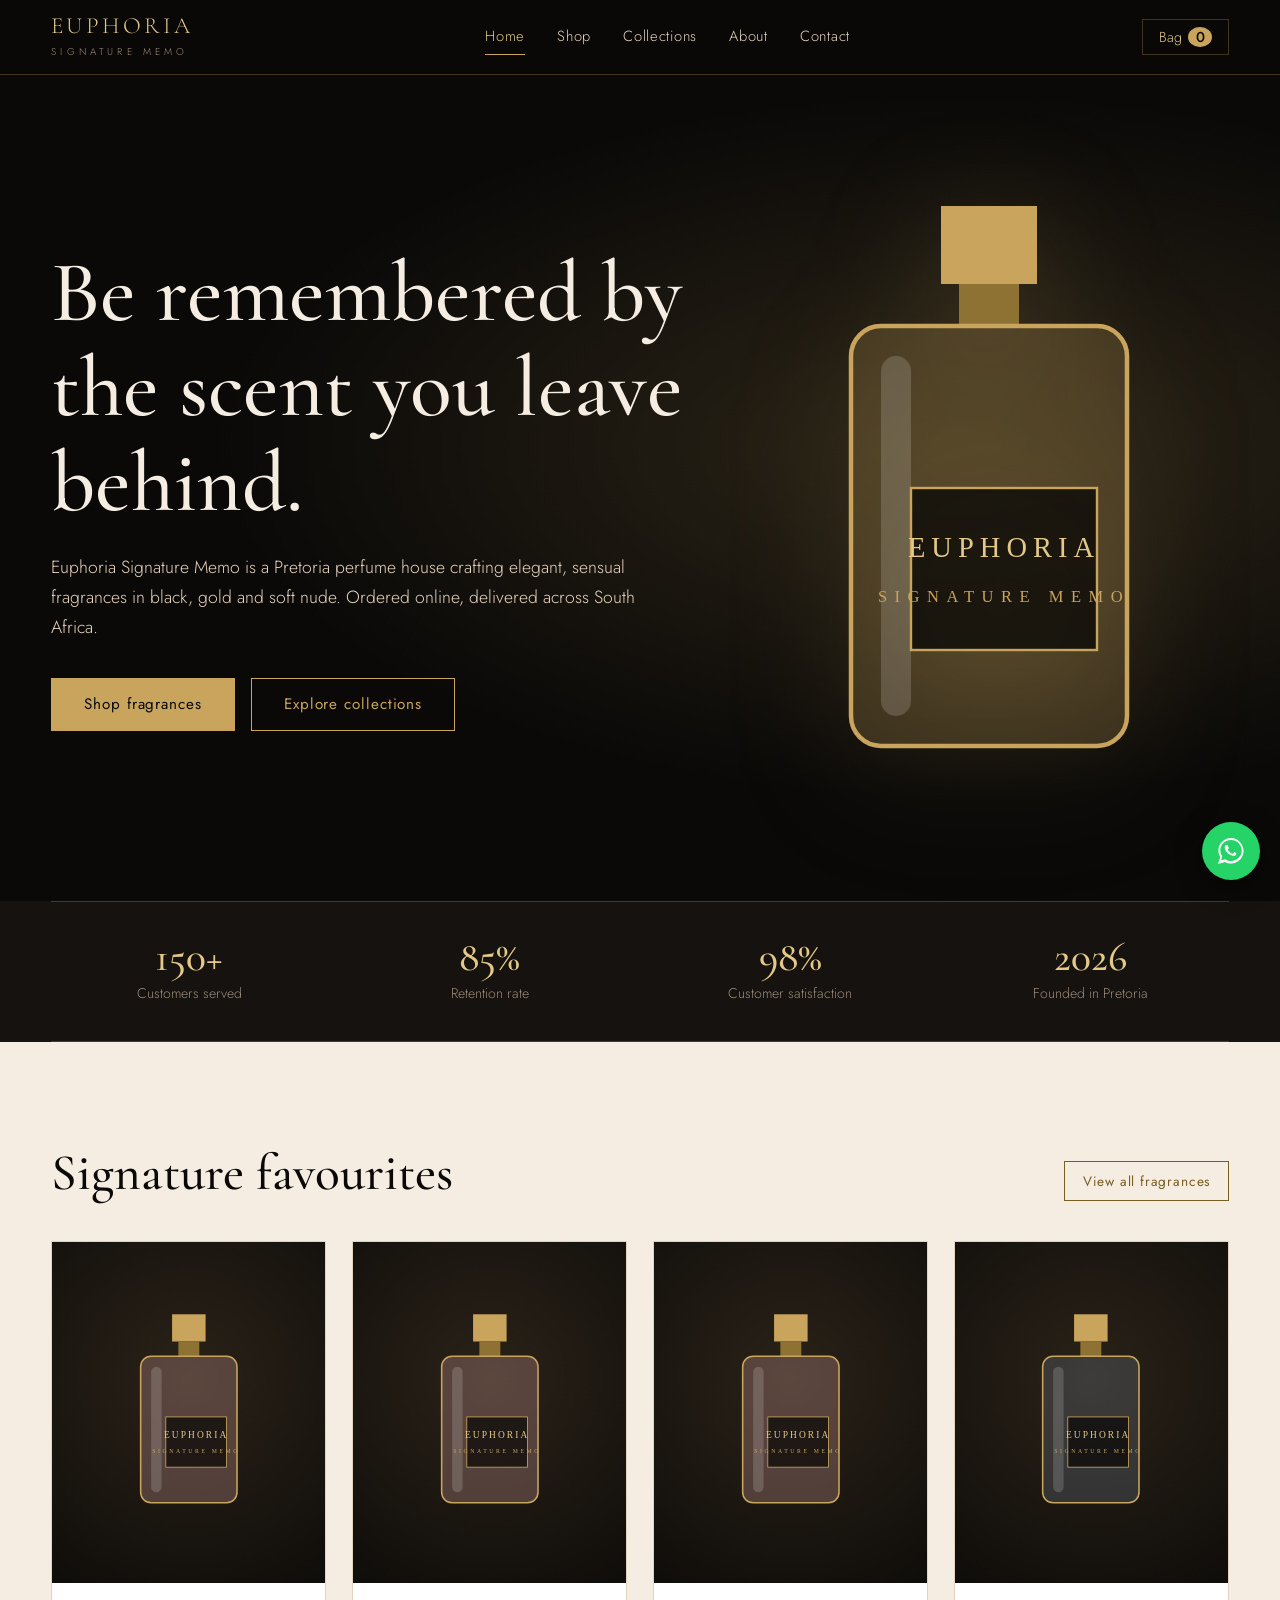
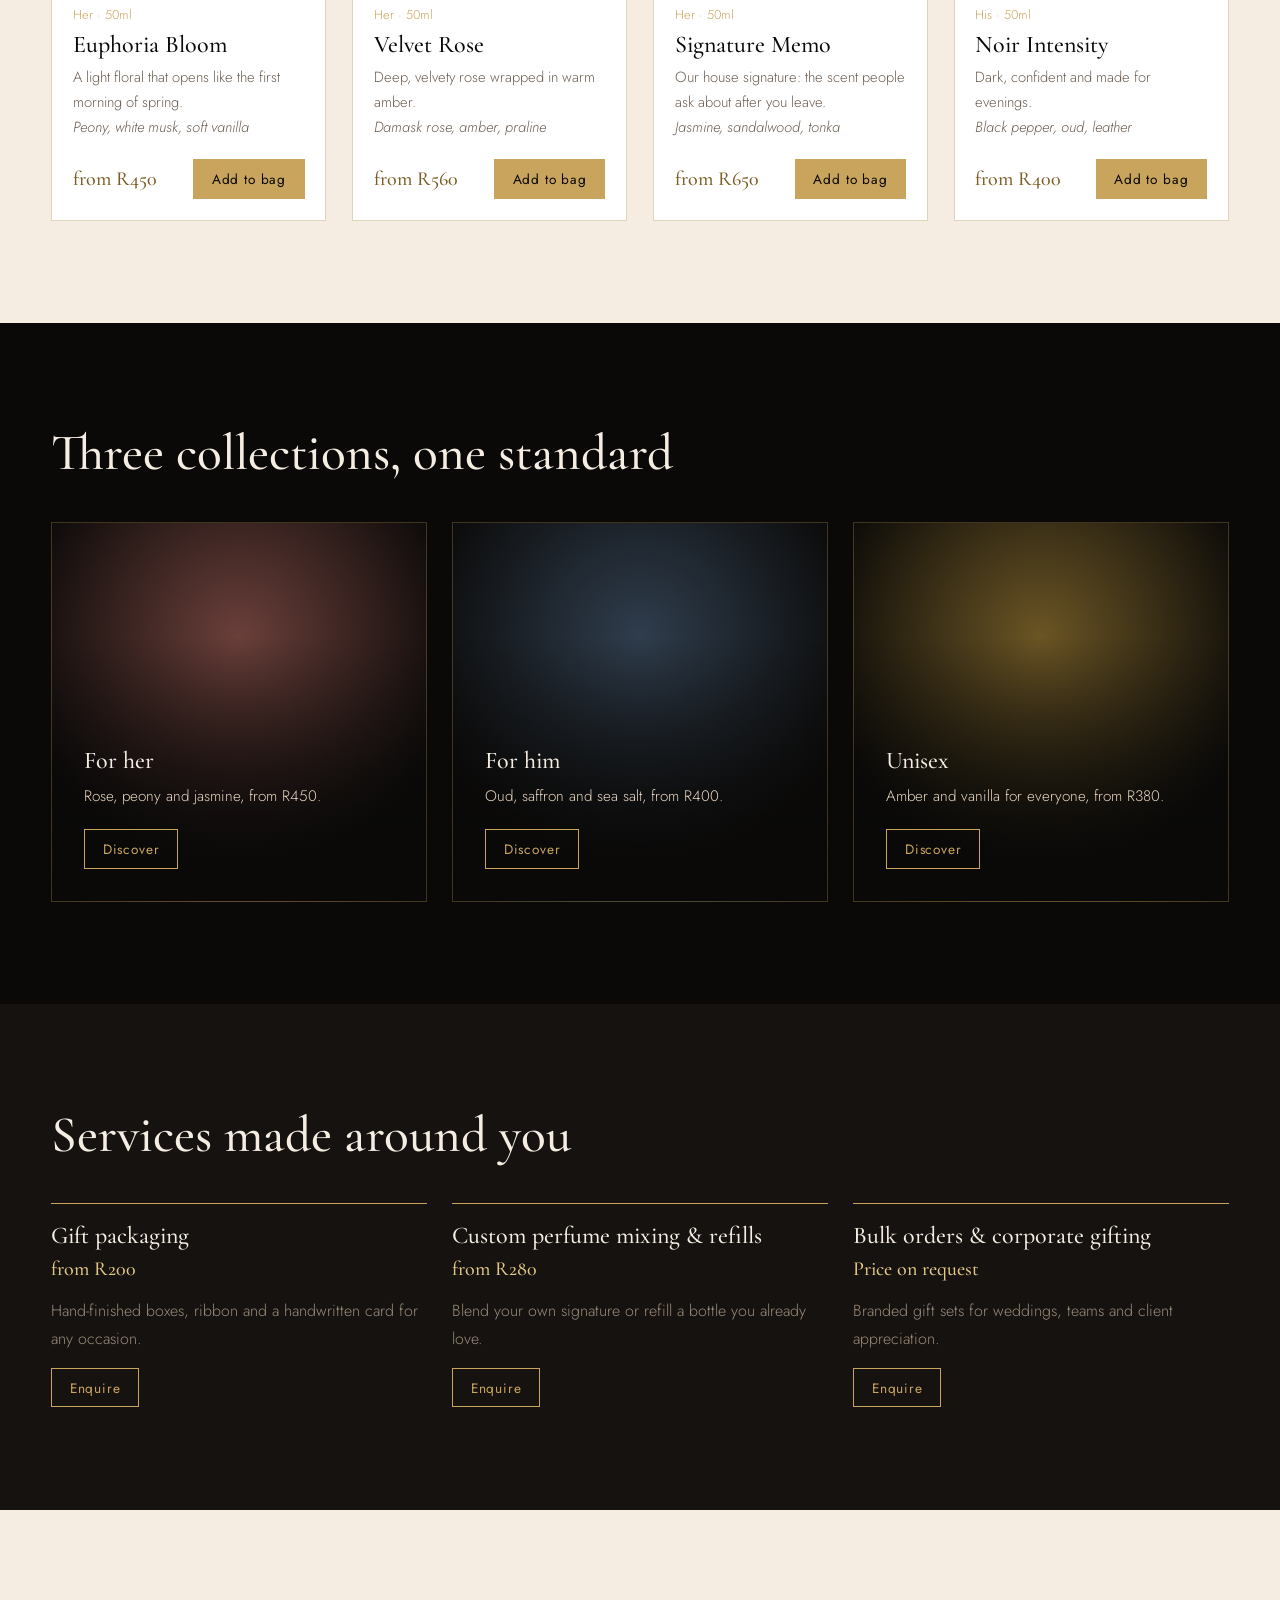
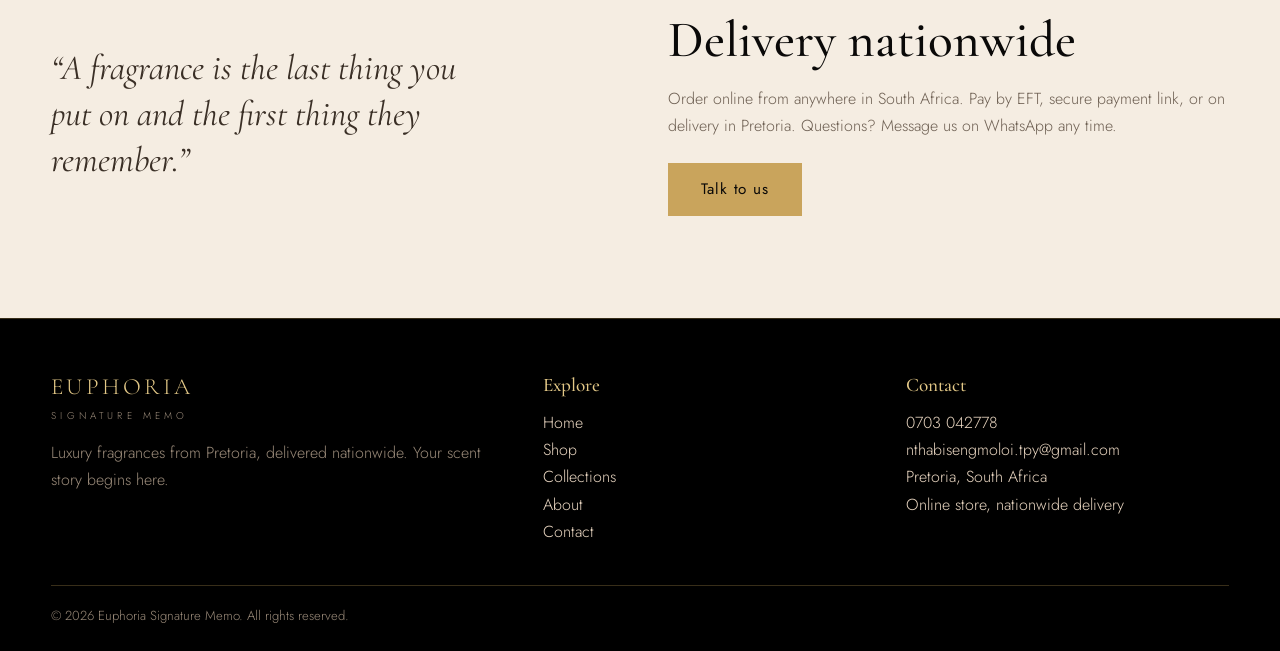
<file: index.html>
<!DOCTYPE html>
<html lang="en">
<head>
<meta charset="utf-8">
<meta name="viewport" content="width=device-width, initial-scale=1">
<title>Luxury Perfume, Pretoria | Euphoria Signature Memo</title>
<meta name="description" content="Luxury fragrances for her, for him and unisex. Euphoria Signature Memo, Pretoria. Nationwide delivery.">
<meta name="theme-color" content="#0a0908">
<link rel="preconnect" href="https://fonts.googleapis.com">
<link rel="preconnect" href="https://fonts.gstatic.com" crossorigin>
<link href="https://fonts.googleapis.com/css2?family=Cormorant+Garamond:ital,wght@0,400;0,500;0,600;1,400&family=Jost:wght@300;400;500&display=swap" rel="stylesheet">
<link rel="stylesheet" href="css/style.css">
</head>
<body>
<div id="site-header"></div>
<main>

<section class="hero"><div class="wrap"><div>
<h1>Be remembered by the scent you leave behind.</h1>
<p>Euphoria Signature Memo is a Pretoria perfume house crafting elegant, sensual fragrances in black, gold and soft nude. Ordered online, delivered across South Africa.</p>
<div class="acts"><a class="btn" href="shop.html">Shop fragrances</a><a class="btn ghost" href="collections.html">Explore collections</a></div></div>
<div class="hero-art" id="heroArt"></div></div></section>
<div class="alt" style="padding:0"><div class="wrap stats"><div><strong>150+</strong><span>Customers served</span></div><div><strong>85%</strong><span>Retention rate</span></div><div><strong>98%</strong><span>Customer satisfaction</span></div><div><strong>2026</strong><span>Founded in Pretoria</span></div></div></div>
<section class="light"><div class="wrap"><div class="sec-head"><h2>Signature favourites</h2><a class="btn ghost sm" href="shop.html">View all fragrances</a></div>
<div class="grid" data-products data-limit="4" id="feat"></div></div></section>
<section><div class="wrap"><div class="sec-head"><h2>Three collections, one standard</h2></div>
<div class="cols">
<div class="col-card" style="--c:#6b3f3a"><h3>For her</h3><p>Rose, peony and jasmine, from R450.</p><a class="btn ghost sm" href="collections.html#her" style="align-self:flex-start">Discover</a></div>
<div class="col-card" style="--c:#2f3d4d"><h3>For him</h3><p>Oud, saffron and sea salt, from R400.</p><a class="btn ghost sm" href="collections.html#his" style="align-self:flex-start">Discover</a></div>
<div class="col-card" style="--c:#6b5524"><h3>Unisex</h3><p>Amber and vanilla for everyone, from R380.</p><a class="btn ghost sm" href="collections.html#unisex" style="align-self:flex-start">Discover</a></div></div></div></section>
<section class="alt"><div class="wrap"><div class="sec-head"><h2>Services made around you</h2></div><div class="svc" data-services></div></div></section>
<section class="light"><div class="wrap two"><p class="quote">&ldquo;A fragrance is the last thing you put on and the first thing they remember.&rdquo;</p>
<div><h2>Delivery nationwide</h2><p class="muted" style="margin:1rem 0 1.5rem">Order online from anywhere in South Africa. Pay by EFT, secure payment link, or on delivery in Pretoria. Questions? Message us on WhatsApp any time.</p><a class="btn" href="contact.html">Talk to us</a></div></div></section>
<script>document.addEventListener("DOMContentLoaded",function(){});</script>

</main>
<div id="site-footer"></div>
<script src="js/config.js"></script>
<script src="js/app.js"></script>
</body>
</html>
</file>
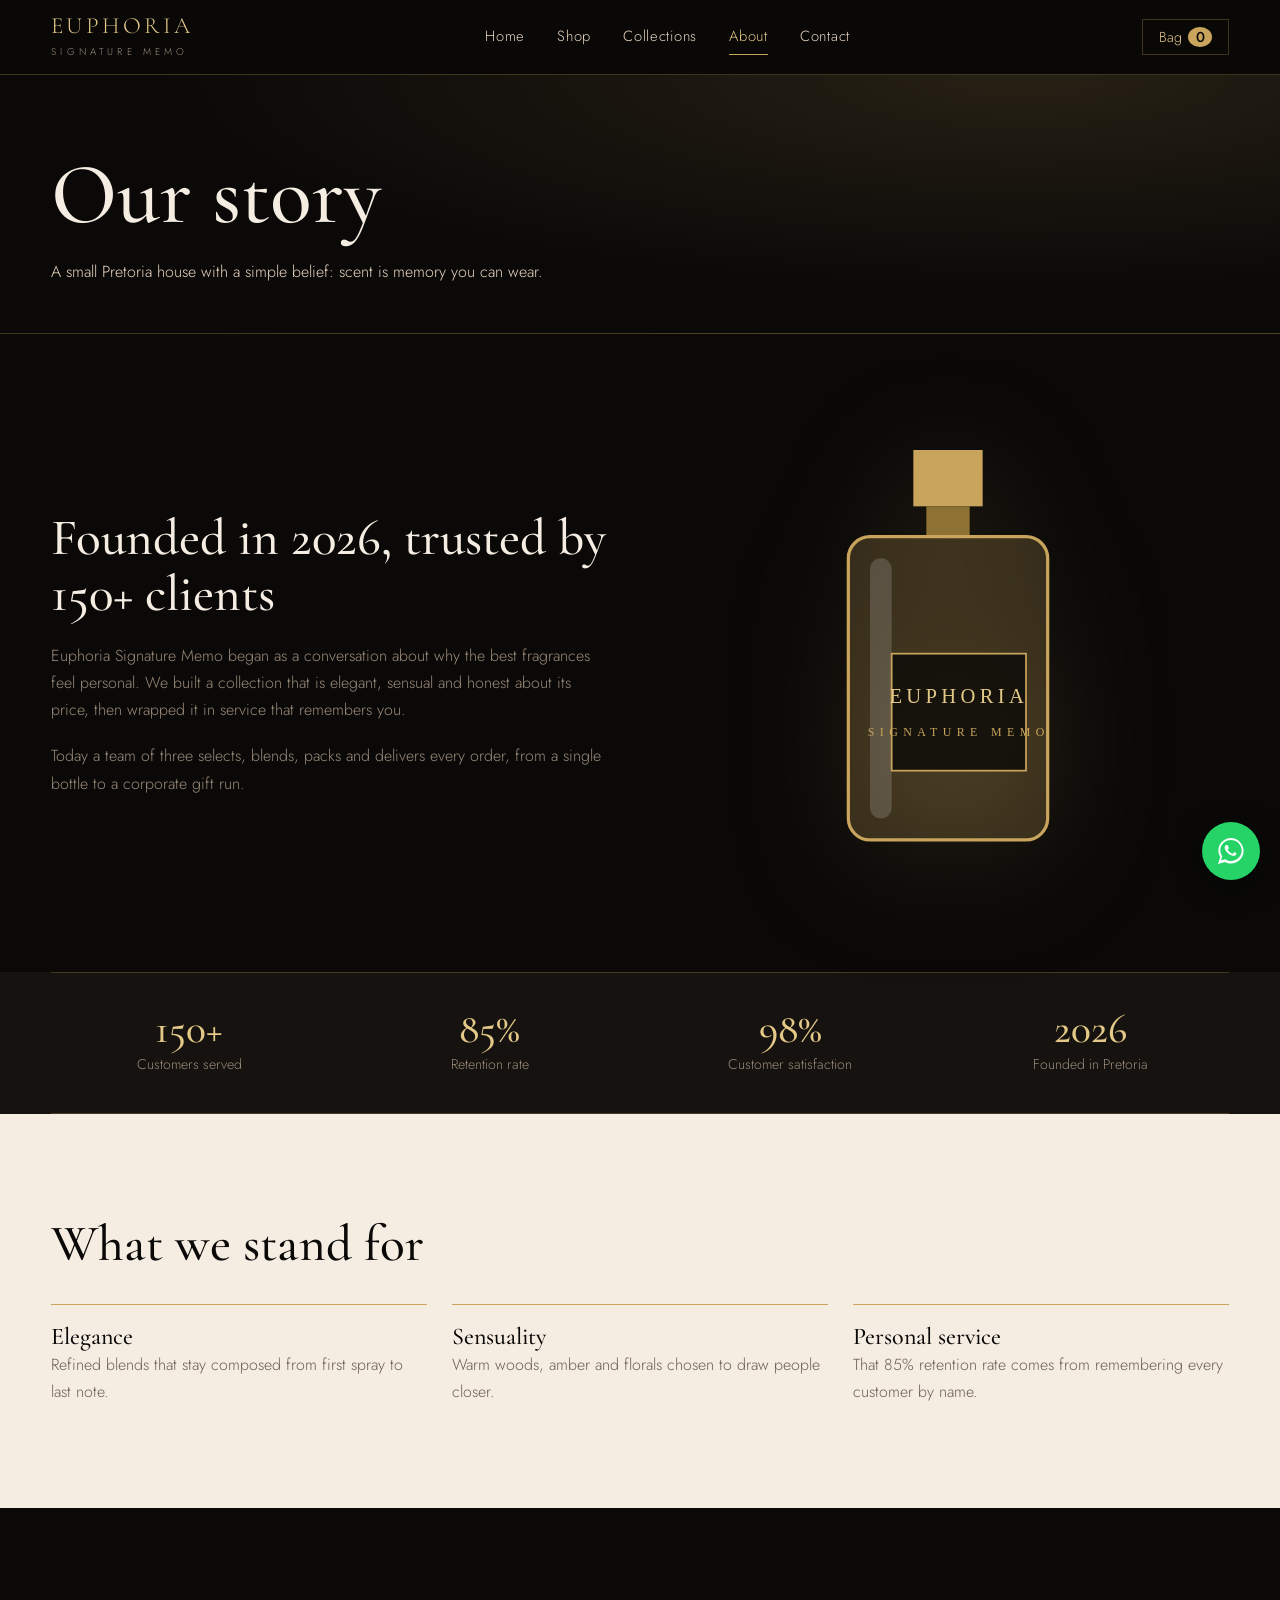
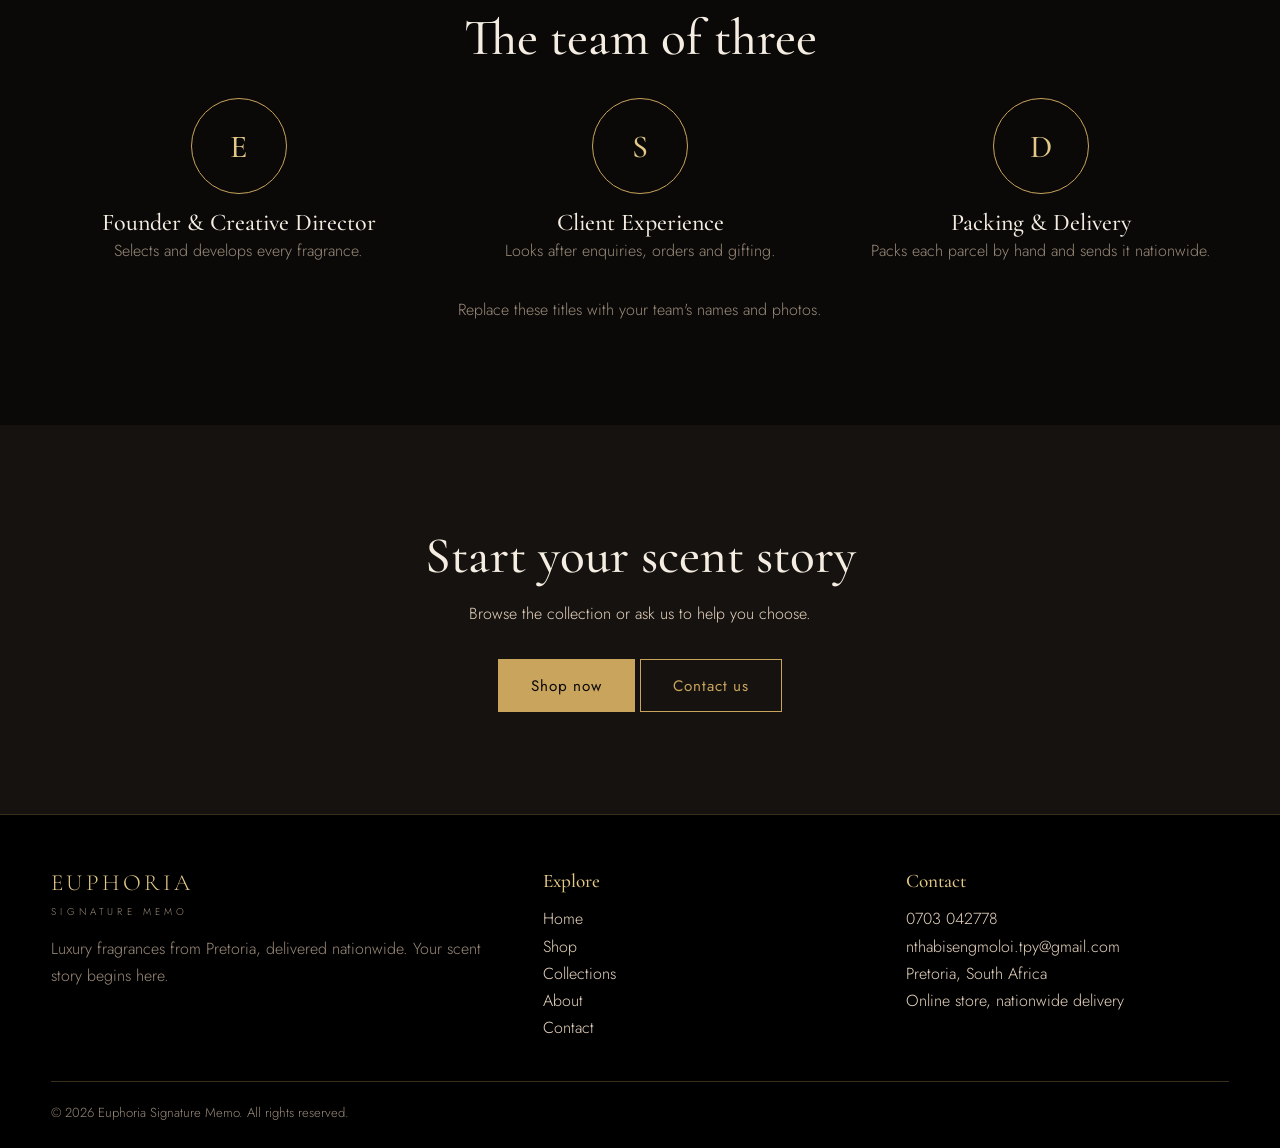
<file: about.html>
<!DOCTYPE html>
<html lang="en">
<head>
<meta charset="utf-8">
<meta name="viewport" content="width=device-width, initial-scale=1">
<title>About Us | Euphoria Signature Memo</title>
<meta name="description" content="The story of Euphoria Signature Memo, a Pretoria perfume house founded in 2026.">
<meta name="theme-color" content="#0a0908">
<link rel="preconnect" href="https://fonts.googleapis.com">
<link rel="preconnect" href="https://fonts.gstatic.com" crossorigin>
<link href="https://fonts.googleapis.com/css2?family=Cormorant+Garamond:ital,wght@0,400;0,500;0,600;1,400&family=Jost:wght@300;400;500&display=swap" rel="stylesheet">
<link rel="stylesheet" href="css/style.css">
</head>
<body>
<div id="site-header"></div>
<main>

<div class="pagehead"><div class="wrap"><h1>Our story</h1><p>A small Pretoria house with a simple belief: scent is memory you can wear.</p></div></div>
<section><div class="wrap two"><div><h2>Founded in 2026, trusted by 150+ clients</h2>
<p class="muted" style="margin:1.2rem 0">Euphoria Signature Memo began as a conversation about why the best fragrances feel personal. We built a collection that is elegant, sensual and honest about its price, then wrapped it in service that remembers you.</p>
<p class="muted">Today a team of three selects, blends, packs and delivers every order, from a single bottle to a corporate gift run.</p></div>
<div class="hero-art" style="animation:none;width:min(260px,70%)" id="aboutArt"></div></div></section>
<div class="alt" style="padding:0"><div class="wrap stats"><div><strong>150+</strong><span>Customers served</span></div><div><strong>85%</strong><span>Retention rate</span></div><div><strong>98%</strong><span>Customer satisfaction</span></div><div><strong>2026</strong><span>Founded in Pretoria</span></div></div></div>
<section class="light"><div class="wrap"><h2 style="margin-bottom:2rem">What we stand for</h2><div class="svc">
<div><h3>Elegance</h3><p class="muted">Refined blends that stay composed from first spray to last note.</p></div>
<div><h3>Sensuality</h3><p class="muted">Warm woods, amber and florals chosen to draw people closer.</p></div>
<div><h3>Personal service</h3><p class="muted">That 85% retention rate comes from remembering every customer by name.</p></div></div></div></section>
<section><div class="wrap"><h2 style="margin-bottom:2rem;text-align:center">The team of three</h2><div class="team">
<div><div class="av">E</div><h3>Founder &amp; Creative Director</h3><p class="muted" style="margin-inline:auto">Selects and develops every fragrance.</p></div>
<div><div class="av">S</div><h3>Client Experience</h3><p class="muted" style="margin-inline:auto">Looks after enquiries, orders and gifting.</p></div>
<div><div class="av">D</div><h3>Packing &amp; Delivery</h3><p class="muted" style="margin-inline:auto">Packs each parcel by hand and sends it nationwide.</p></div></div>
<p class="muted" style="margin:2rem auto 0;text-align:center">Replace these titles with your team's names and photos.</p></div></section>
<section class="alt"><div class="wrap" style="text-align:center"><h2>Start your scent story</h2><p style="margin:1rem auto 2rem">Browse the collection or ask us to help you choose.</p><a class="btn" href="shop.html">Shop now</a> <a class="btn ghost" href="contact.html">Contact us</a></div></section>

</main>
<div id="site-footer"></div>
<script src="js/config.js"></script>
<script src="js/app.js"></script>
</body>
</html>
</file>
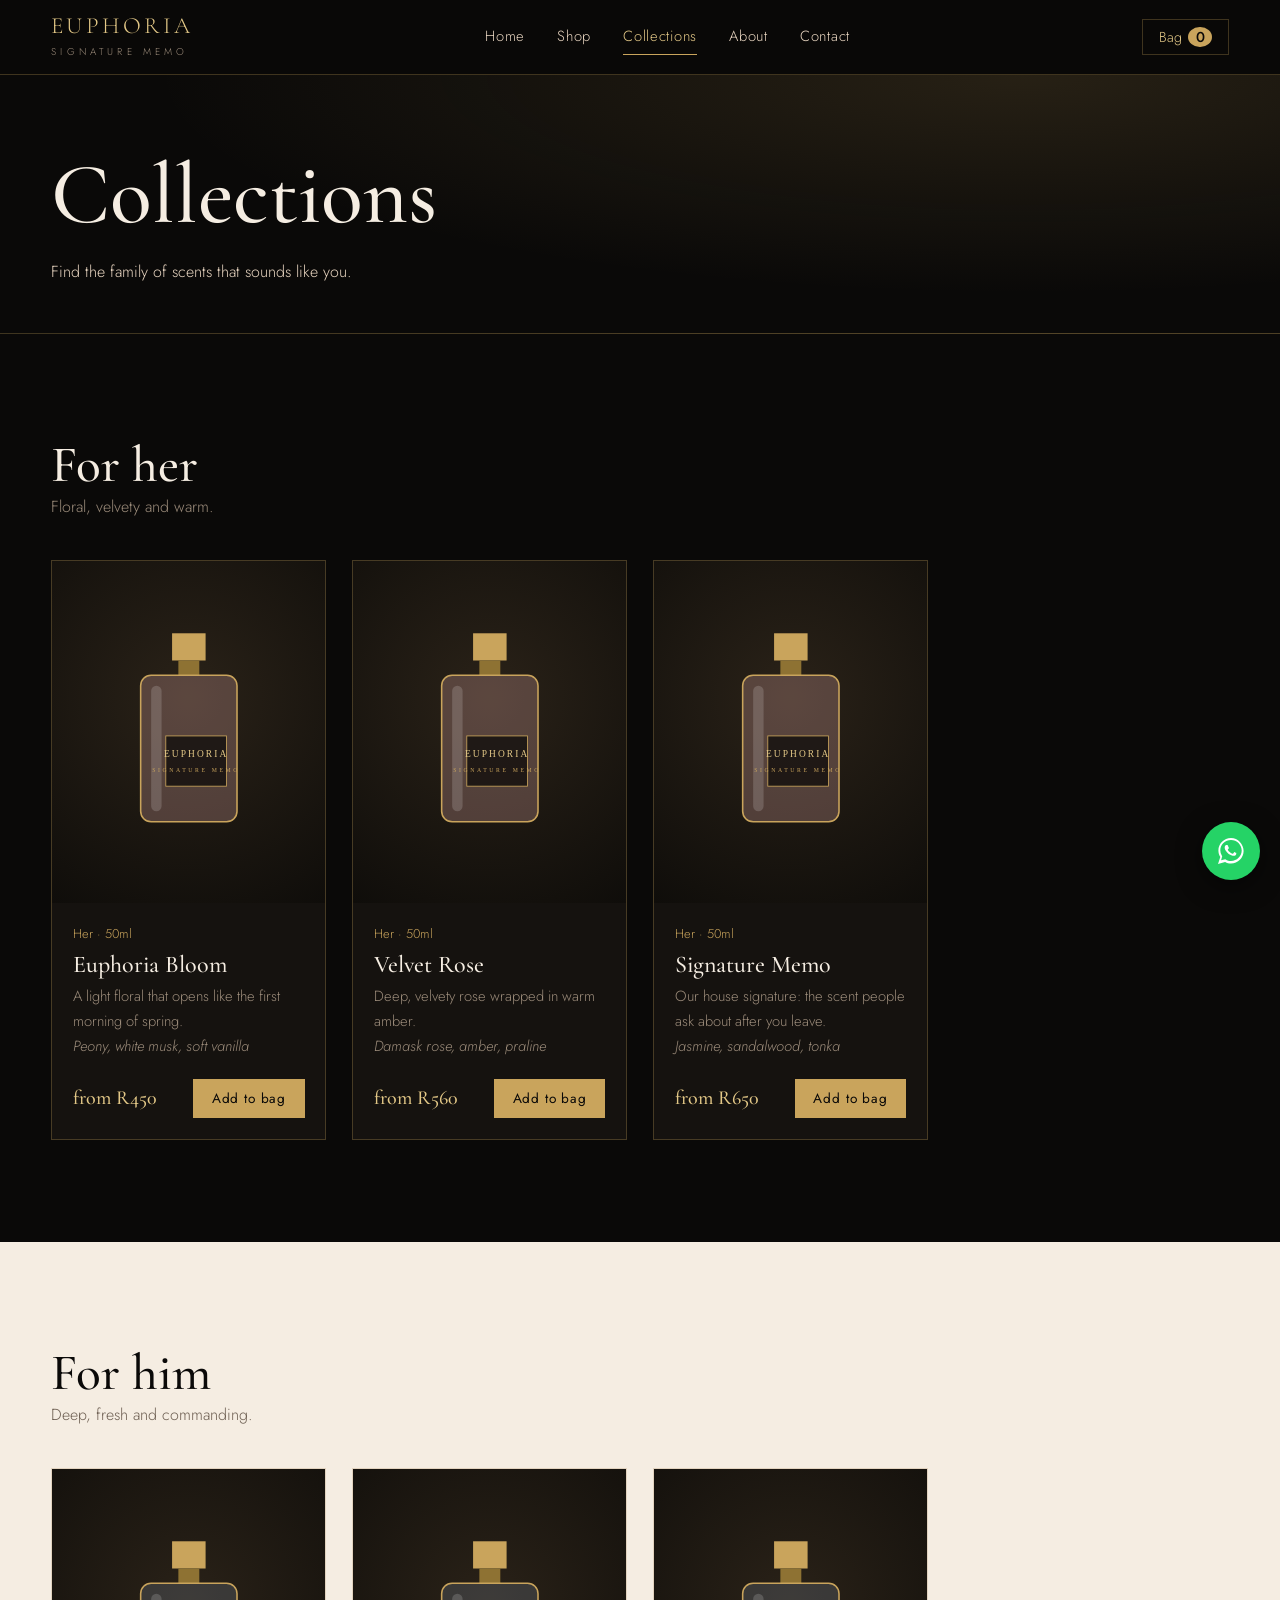
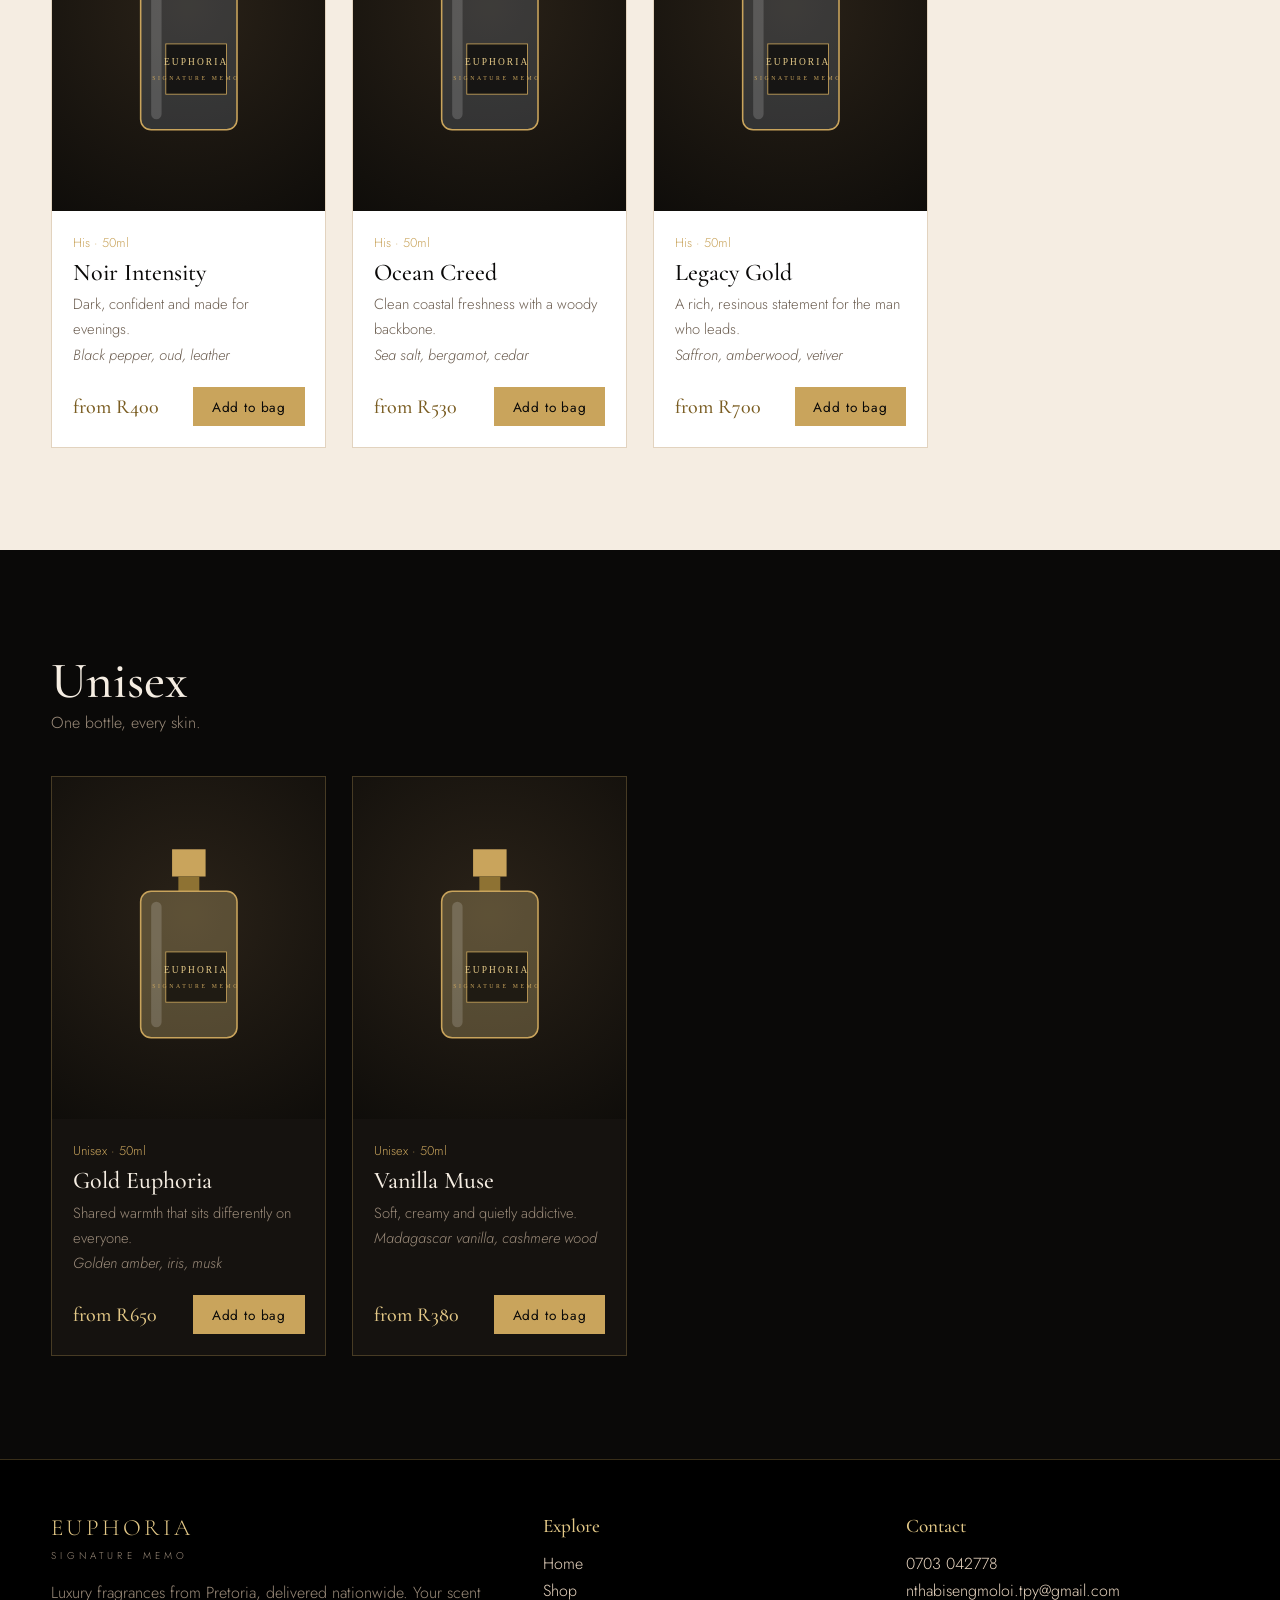
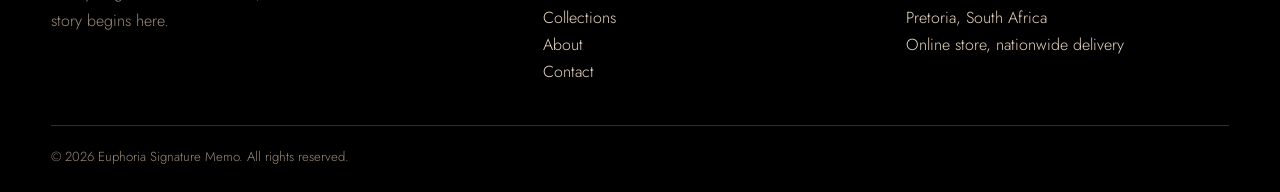
<file: collections.html>
<!DOCTYPE html>
<html lang="en">
<head>
<meta charset="utf-8">
<meta name="viewport" content="width=device-width, initial-scale=1">
<title>Collections | Euphoria Signature Memo</title>
<meta name="description" content="Euphoria Signature Memo collections: for her, for him and unisex.">
<meta name="theme-color" content="#0a0908">
<link rel="preconnect" href="https://fonts.googleapis.com">
<link rel="preconnect" href="https://fonts.gstatic.com" crossorigin>
<link href="https://fonts.googleapis.com/css2?family=Cormorant+Garamond:ital,wght@0,400;0,500;0,600;1,400&family=Jost:wght@300;400;500&display=swap" rel="stylesheet">
<link rel="stylesheet" href="css/style.css">
</head>
<body>
<div id="site-header"></div>
<main>

<div class="pagehead"><div class="wrap"><h1>Collections</h1><p>Find the family of scents that sounds like you.</p></div></div>
<section id="her"><div class="wrap"><div class="sec-head"><div><h2>For her</h2><p class="muted">Floral, velvety and warm.</p></div></div><div class="grid" data-products data-cat="Her"></div></div></section>
<section id="his" class="light"><div class="wrap"><div class="sec-head"><div><h2>For him</h2><p class="muted">Deep, fresh and commanding.</p></div></div><div class="grid" data-products data-cat="His"></div></div></section>
<section id="unisex"><div class="wrap"><div class="sec-head"><div><h2>Unisex</h2><p class="muted">One bottle, every skin.</p></div></div><div class="grid" data-products data-cat="Unisex"></div></div></section>

</main>
<div id="site-footer"></div>
<script src="js/config.js"></script>
<script src="js/app.js"></script>
</body>
</html>
</file>
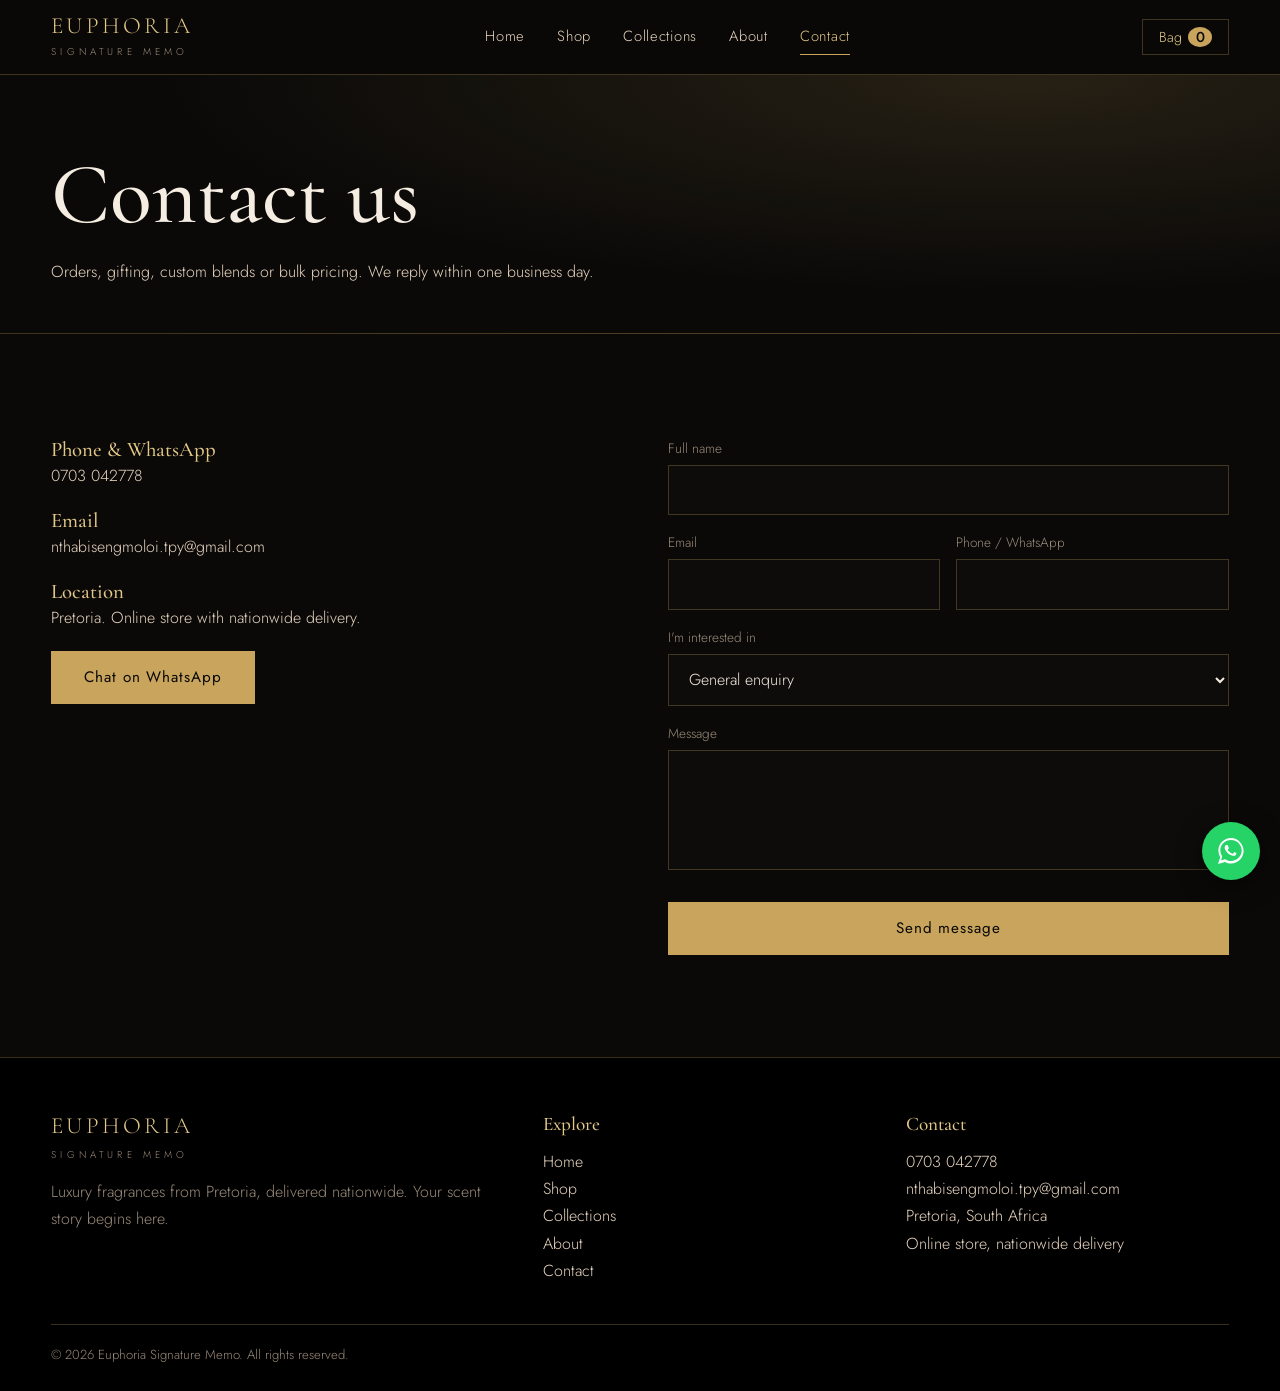
<file: contact.html>
<!DOCTYPE html>
<html lang="en">
<head>
<meta charset="utf-8">
<meta name="viewport" content="width=device-width, initial-scale=1">
<title>Contact Us | Euphoria Signature Memo</title>
<meta name="description" content="Contact Euphoria Signature Memo in Pretoria by phone, WhatsApp, email or enquiry form.">
<meta name="theme-color" content="#0a0908">
<link rel="preconnect" href="https://fonts.googleapis.com">
<link rel="preconnect" href="https://fonts.gstatic.com" crossorigin>
<link href="https://fonts.googleapis.com/css2?family=Cormorant+Garamond:ital,wght@0,400;0,500;0,600;1,400&family=Jost:wght@300;400;500&display=swap" rel="stylesheet">
<link rel="stylesheet" href="css/style.css">
</head>
<body>
<div id="site-header"></div>
<main>

<div class="pagehead"><div class="wrap"><h1>Contact us</h1><p>Orders, gifting, custom blends or bulk pricing. We reply within one business day.</p></div></div>
<section><div class="wrap two" style="align-items:start">
<div><ul class="info"><li><b>Phone &amp; WhatsApp</b><a href="tel:+27703042778">0703 042778</a></li><li><b>Email</b><a href="mailto:nthabisengmoloi.tpy@gmail.com">nthabisengmoloi.tpy@gmail.com</a></li><li><b>Location</b>Pretoria. Online store with nationwide delivery.</li></ul>
<a class="btn" target="_blank" rel="noopener" href="https://wa.me/27703042778?text=Hi%20Euphoria%20Signature%20Memo">Chat on WhatsApp</a></div>
<form id="contactForm" novalidate><label>Full name<input name="name" required autocomplete="name"></label>
<div class="frow"><label>Email<input name="email" type="email" required autocomplete="email"></label><label>Phone / WhatsApp<input name="phone" type="tel" autocomplete="tel"></label></div>
<label>I'm interested in<select name="service"><option value="">General enquiry</option></select></label>
<label>Message<textarea name="message" required></textarea></label><p class="err" id="cerr" role="alert"></p><button class="btn" type="submit">Send message</button></form></div></section>

</main>
<div id="site-footer"></div>
<script src="js/config.js"></script>
<script src="js/app.js"></script>
</body>
</html>
</file>
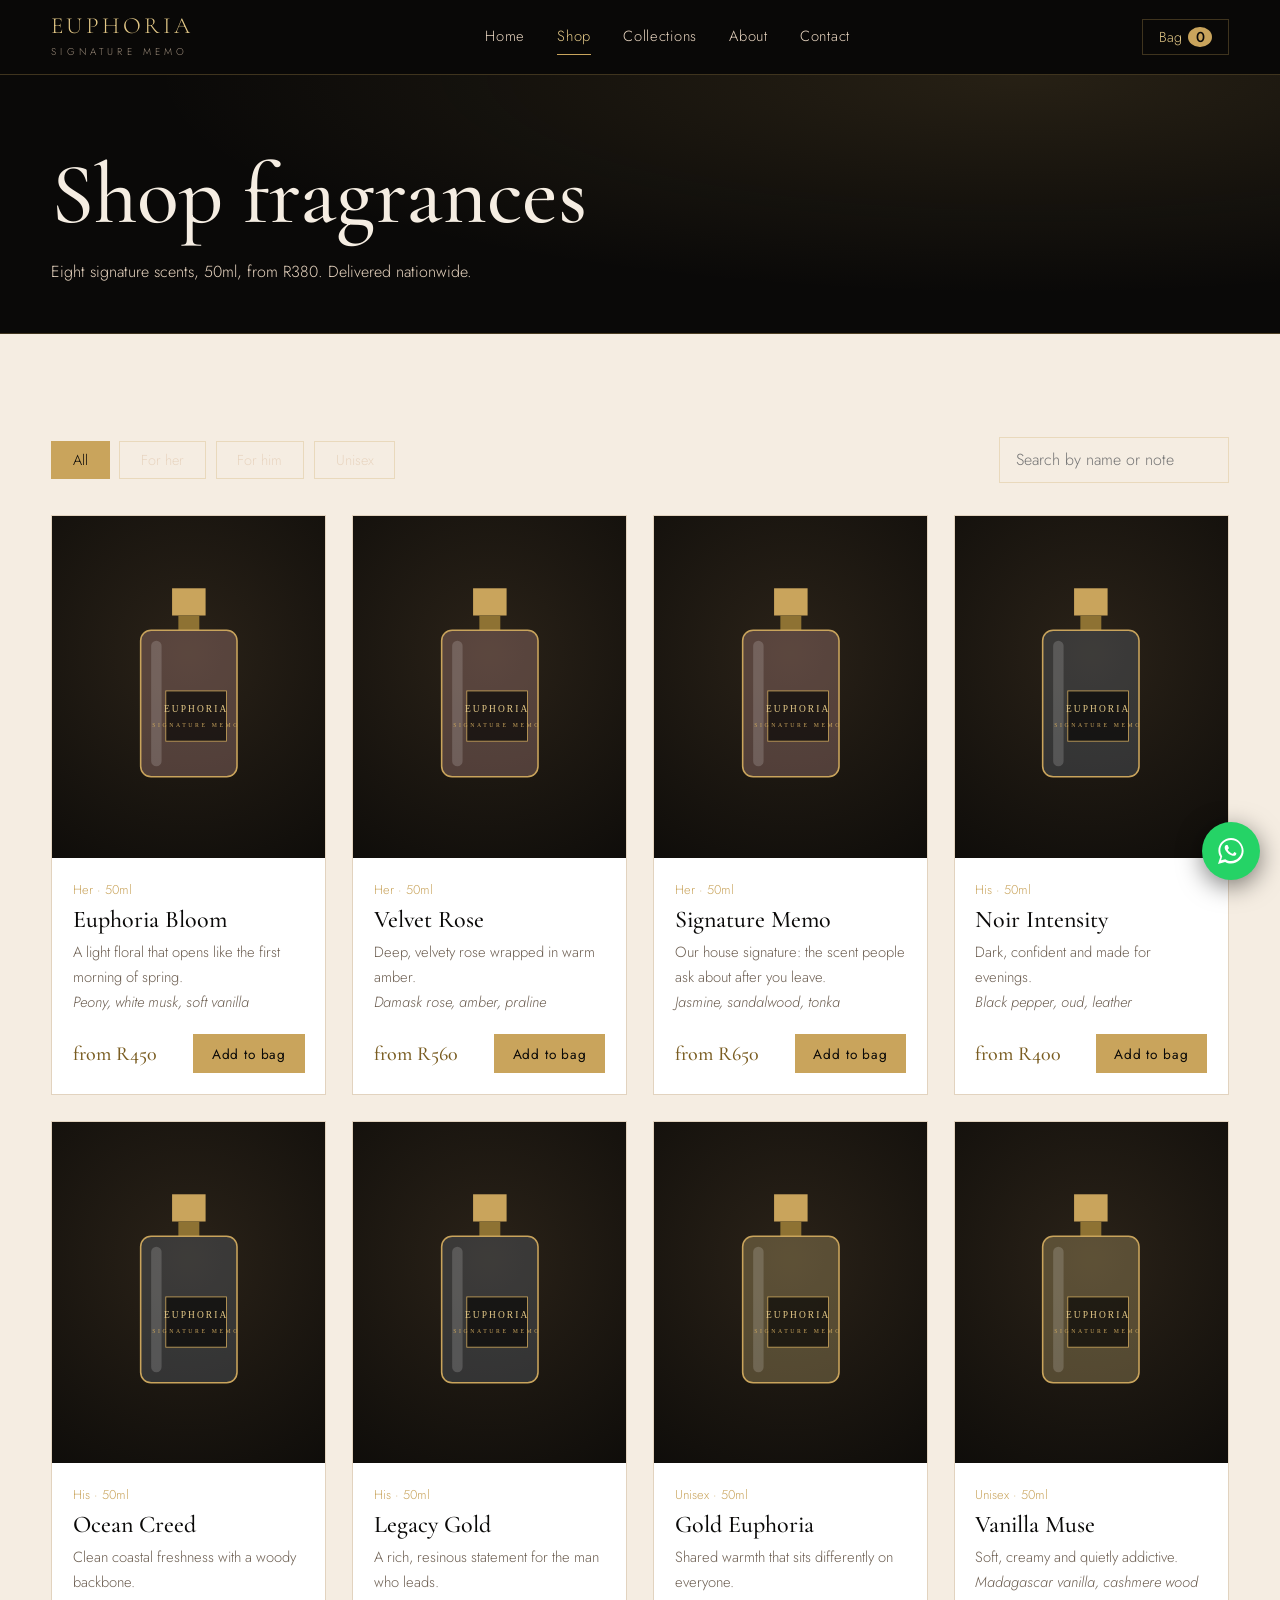
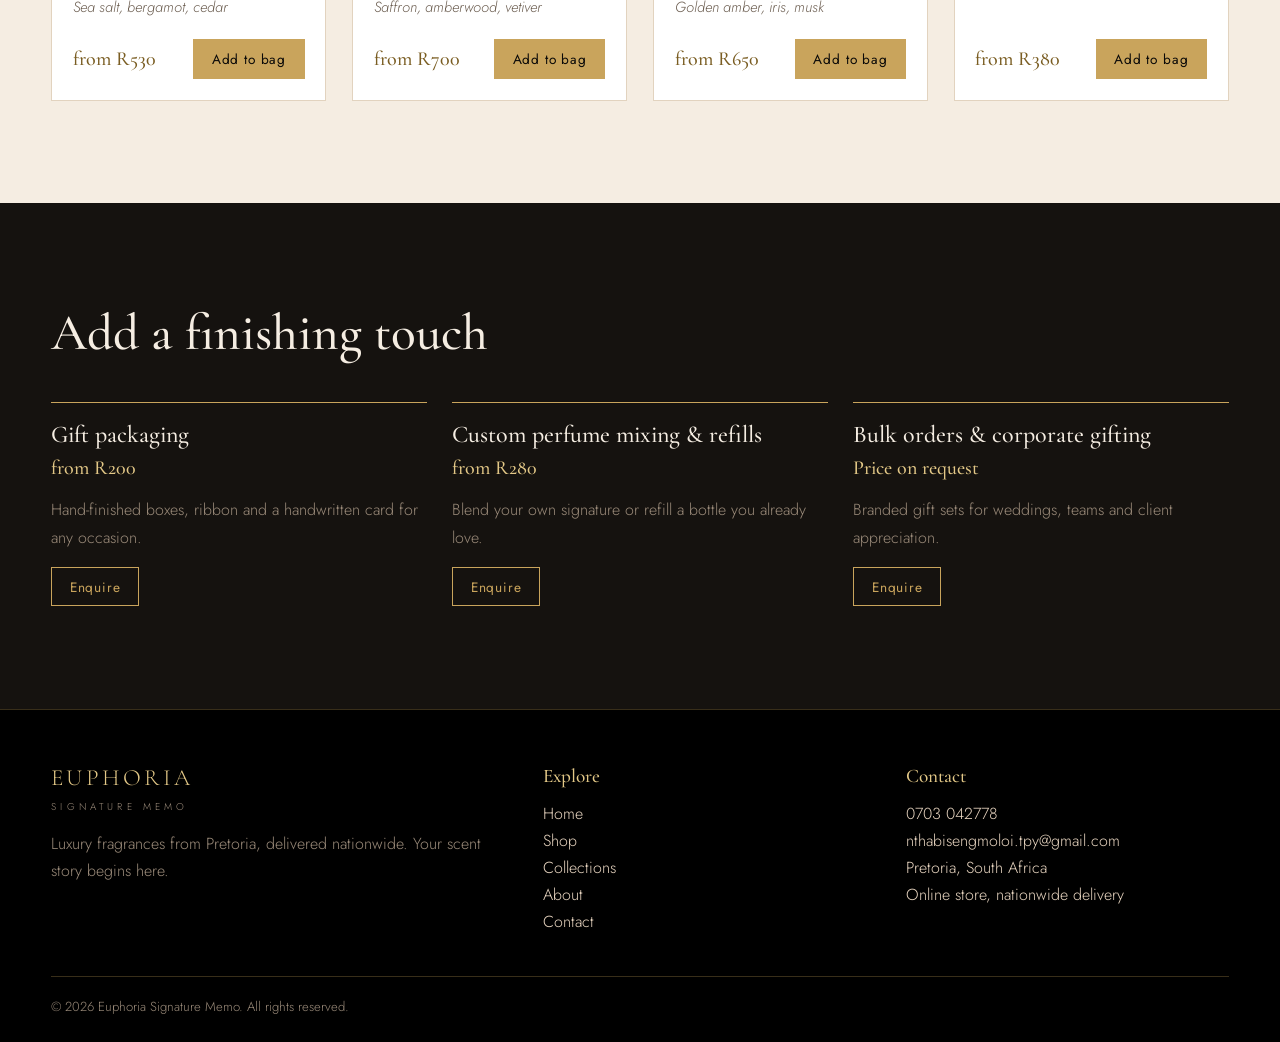
<file: shop.html>
<!DOCTYPE html>
<html lang="en">
<head>
<meta charset="utf-8">
<meta name="viewport" content="width=device-width, initial-scale=1">
<title>Shop Fragrances | Euphoria Signature Memo</title>
<meta name="description" content="Shop all Euphoria Signature Memo fragrances for her, for him and unisex.">
<meta name="theme-color" content="#0a0908">
<link rel="preconnect" href="https://fonts.googleapis.com">
<link rel="preconnect" href="https://fonts.gstatic.com" crossorigin>
<link href="https://fonts.googleapis.com/css2?family=Cormorant+Garamond:ital,wght@0,400;0,500;0,600;1,400&family=Jost:wght@300;400;500&display=swap" rel="stylesheet">
<link rel="stylesheet" href="css/style.css">
</head>
<body>
<div id="site-header"></div>
<main>

<div class="pagehead"><div class="wrap"><h1>Shop fragrances</h1><p>Eight signature scents, 50ml, from R380. Delivered nationwide.</p></div></div>
<section class="light"><div class="wrap">
<div class="filters" role="group" aria-label="Filter"><button class="chip on" data-f="All">All</button><button class="chip" data-f="Her">For her</button><button class="chip" data-f="His">For him</button><button class="chip" data-f="Unisex">Unisex</button><input id="q" type="search" placeholder="Search by name or note" aria-label="Search fragrances"></div>
<div class="grid" id="shopGrid"></div></div></section>
<section class="alt"><div class="wrap"><div class="sec-head"><h2>Add a finishing touch</h2></div><div class="svc" data-services></div></div></section>

</main>
<div id="site-footer"></div>
<script src="js/config.js"></script>
<script src="js/app.js"></script>
</body>
</html>
</file>
<file: css/style.css>
:root{--ink:#0a0908;--ink2:#15120f;--gold:#c9a45c;--gold2:#e3c887;--nude:#e8d5c0;--beige:#f5ede2;--mute:#9b8b7a;--line:rgba(201,164,92,.28);--serif:"Cormorant Garamond",Georgia,serif;--sans:"Jost",system-ui,sans-serif}
*{box-sizing:border-box;margin:0;padding:0}
html{scroll-behavior:smooth}
body{font-family:var(--sans);font-weight:300;background:var(--ink);color:var(--nude);line-height:1.7;font-size:16px;-webkit-font-smoothing:antialiased}
img,svg{max-width:100%;display:block}a{color:inherit;text-decoration:none}
:focus-visible{outline:2px solid var(--gold);outline-offset:3px}
h1,h2,h3{font-family:var(--serif);font-weight:500;line-height:1.1;color:var(--beige)}
h1{font-size:clamp(2.8rem,7vw,5.4rem)}h2{font-size:clamp(2rem,4.4vw,3.2rem)}h3{font-size:1.5rem}
p{max-width:62ch}
.wrap{width:min(1180px,92%);margin-inline:auto}
section{padding:clamp(3.5rem,8vw,6.5rem) 0}
.light{background:var(--beige);color:#3a2f26}.light h1,.light h2,.light h3{color:var(--ink)}.light .muted{color:#6d5f52}
.alt{background:var(--ink2)}
.muted{color:var(--mute)}
.gold{color:var(--gold)}
.sec-head{display:flex;justify-content:space-between;align-items:flex-end;gap:1rem;flex-wrap:wrap;margin-bottom:2.5rem}
.btn{display:inline-block;padding:.9rem 2rem;border:1px solid var(--gold);background:var(--gold);color:var(--ink);font:400 .95rem var(--sans);letter-spacing:.06em;cursor:pointer;transition:.25s}
.btn:hover{background:var(--gold2)}
.btn.ghost{background:transparent;color:var(--gold)}.btn.ghost:hover{background:var(--gold);color:var(--ink)}
.light .btn.ghost{color:#7a5d22;border-color:#7a5d22}.light .btn.ghost:hover{background:#7a5d22;color:#fff}
.btn.sm{padding:.55rem 1.1rem;font-size:.85rem}
header.top{position:sticky;top:0;z-index:50;background:rgba(10,9,8,.94);backdrop-filter:blur(8px);border-bottom:1px solid var(--line)}
.nav{display:flex;align-items:center;justify-content:space-between;height:74px}
.logo{font-family:var(--serif);font-size:1.45rem;letter-spacing:.14em;color:var(--gold2);line-height:1}
.logo small{display:block;font:300 .62rem var(--sans);letter-spacing:.42em;color:var(--mute);margin-top:.35rem}
.menu{display:flex;gap:2rem;align-items:center}
.menu a{font-size:.92rem;letter-spacing:.05em;padding:.3rem 0;border-bottom:1px solid transparent}
.menu a:hover,.menu a.on{border-color:var(--gold);color:var(--gold2)}
.bag{background:none;border:1px solid var(--line);color:var(--gold2);padding:.45rem 1rem;cursor:pointer;font:300 .9rem var(--sans)}
.bag b{background:var(--gold);color:var(--ink);border-radius:50%;padding:0 .45rem;margin-left:.4rem;font-weight:500}
.burger{display:none;background:none;border:0;color:var(--gold);font-size:1.7rem;cursor:pointer}
.hero{padding:0;min-height:calc(100vh - 74px);display:grid;align-items:center;background:radial-gradient(ellipse at 75% 45%,rgba(201,164,92,.18),transparent 55%),var(--ink)}
.hero .wrap{display:grid;grid-template-columns:1.15fr .85fr;gap:3rem;align-items:center;padding:4rem 0}
.hero h1{margin-bottom:1.4rem}.hero p{font-size:1.1rem;margin-bottom:2.2rem;color:var(--nude)}
.hero .acts{display:flex;gap:1rem;flex-wrap:wrap}
.hero-art{justify-self:center;width:min(360px,80%);animation:rise 1.4s cubic-bezier(.2,.7,.2,1) both;filter:drop-shadow(0 30px 60px rgba(201,164,92,.25))}
@keyframes rise{from{opacity:0;transform:translateY(40px)}to{opacity:1;transform:none}}
@media (prefers-reduced-motion:reduce){*{animation:none!important;transition:none!important;scroll-behavior:auto!important}}
.stats{display:grid;grid-template-columns:repeat(4,1fr);gap:1.5rem;border-block:1px solid var(--line);padding:2.2rem 0;text-align:center}
.stats strong{display:block;font:500 2.6rem var(--serif);color:var(--gold2);line-height:1}
.stats span{font-size:.88rem;color:var(--mute)}
.grid{display:grid;grid-template-columns:repeat(auto-fill,minmax(250px,1fr));gap:1.6rem}
.card{background:var(--ink2);border:1px solid var(--line);display:flex;flex-direction:column;transition:.3s}
.card:hover{border-color:var(--gold)}
.light .card{background:#fff;border-color:#e2d3bf}
.card .pic{aspect-ratio:4/5;background:radial-gradient(circle at 50% 40%,#2a2218,#0f0d0a);display:grid;place-items:center;overflow:hidden}
.card .pic img{width:100%;height:100%;object-fit:cover}.card .pic svg{width:46%}
.card .body{padding:1.3rem;display:flex;flex-direction:column;gap:.4rem;flex:1}
.card .tag{font-size:.8rem;color:var(--gold)}
.card p{font-size:.92rem;color:var(--mute);flex:1}.light .card p{color:#6d5f52}
.card .row{display:flex;justify-content:space-between;align-items:center;margin-top:.8rem;gap:.5rem}
.price{font:500 1.25rem var(--serif);color:var(--gold2)}.light .price{color:#7a5d22}
.filters{display:flex;gap:.6rem;flex-wrap:wrap;margin-bottom:2rem;align-items:center}
.chip{background:none;border:1px solid var(--line);color:var(--nude);padding:.5rem 1.3rem;cursor:pointer;font:300 .9rem var(--sans)}
.chip.on,.chip:hover{background:var(--gold);color:var(--ink);border-color:var(--gold)}
.filters input{margin-left:auto;background:transparent;border:1px solid var(--line);color:var(--nude);padding:.55rem 1rem;font:inherit;min-width:220px;width:auto}
.cols{display:grid;grid-template-columns:repeat(3,1fr);gap:1.6rem}
.col-card{min-height:380px;border:1px solid var(--line);padding:2rem;display:flex;flex-direction:column;justify-content:flex-end;background:linear-gradient(180deg,transparent 30%,rgba(10,9,8,.95)),radial-gradient(circle at 50% 30%,var(--c),#0a0908 70%)}
.col-card p{margin:.6rem 0 1.2rem;font-size:.95rem}
.two{display:grid;grid-template-columns:1fr 1fr;gap:3.5rem;align-items:center}
.svc{display:grid;grid-template-columns:repeat(3,1fr);gap:1.6rem}
.svc div{border-top:1px solid var(--gold);padding-top:1.2rem}
.svc .price{display:block;margin:.5rem 0 1rem}
.team{display:grid;grid-template-columns:repeat(3,1fr);gap:1.6rem;text-align:center}
.team .av{width:96px;height:96px;border-radius:50%;margin:0 auto 1rem;border:1px solid var(--gold);display:grid;place-items:center;font:500 2rem var(--serif);color:var(--gold2)}
.quote{font:italic 400 clamp(1.5rem,3vw,2.2rem) var(--serif);max-width:28ch;line-height:1.3}
form{display:grid;gap:1rem}
label{font-size:.85rem;color:var(--mute);display:grid;gap:.3rem}
input,select,textarea{width:100%;background:#0e0c0a;border:1px solid var(--line);color:var(--beige);padding:.8rem 1rem;font:300 1rem var(--sans);border-radius:0}
textarea{min-height:120px;resize:vertical}
.frow{display:grid;grid-template-columns:1fr 1fr;gap:1rem}
.err{color:#e29a8a;font-size:.88rem}
.info li{list-style:none;margin-bottom:1.2rem}.info b{display:block;font:500 1.3rem var(--serif);color:var(--gold2)}
.shade{position:fixed;inset:0;background:rgba(0,0,0,.65);z-index:80;opacity:0;pointer-events:none;transition:.3s}
.shade.on{opacity:1;pointer-events:auto}
.drawer{position:fixed;top:0;right:0;height:100%;width:min(440px,100%);background:var(--ink2);border-left:1px solid var(--gold);z-index:90;transform:translateX(100%);transition:.35s;display:flex;flex-direction:column}
.drawer.on{transform:none}
.drawer header{display:flex;justify-content:space-between;align-items:center;padding:1.2rem 1.5rem;border-bottom:1px solid var(--line)}
.drawer .in{padding:1.2rem 1.5rem;overflow:auto;flex:1}
.x{background:none;border:0;color:var(--gold);font-size:1.8rem;cursor:pointer}
.line{display:grid;grid-template-columns:1fr auto;gap:.3rem 1rem;padding:.9rem 0;border-bottom:1px solid var(--line)}
.qty button{background:none;border:1px solid var(--line);color:var(--gold2);width:28px;height:28px;cursor:pointer}
.qty span{display:inline-block;min-width:28px;text-align:center}
.tot{display:flex;justify-content:space-between;padding:.35rem 0}.tot.big{font:500 1.5rem var(--serif);color:var(--gold2);border-top:1px solid var(--gold);margin-top:.5rem;padding-top:.8rem}
.opt{display:flex;gap:.7rem;align-items:flex-start;font-size:.92rem;color:var(--nude)}.opt input{width:auto;margin-top:.35rem}
dialog{margin:auto;max-width:520px;width:92%;background:var(--ink2);color:var(--nude);border:1px solid var(--gold);padding:2.5rem;text-align:center}
dialog::backdrop{background:rgba(0,0,0,.75)}
dialog h2{margin-bottom:1rem}dialog p{margin:0 auto 1.5rem}
footer{background:#000;border-top:1px solid var(--line);padding:3.5rem 0 1.5rem}
.fgrid{display:grid;grid-template-columns:1.4fr 1fr 1fr;gap:2.5rem;margin-bottom:2.5rem}
footer h3{font-size:1.2rem;margin-bottom:.8rem;color:var(--gold2)}footer li{list-style:none}footer a:hover{color:var(--gold2)}
.copy{border-top:1px solid var(--line);padding-top:1.2rem;font-size:.82rem;color:var(--mute)}
.wa{position:fixed;right:20px;bottom:20px;z-index:70;width:58px;height:58px;border-radius:50%;background:#25d366;display:grid;place-items:center;box-shadow:0 6px 24px rgba(0,0,0,.5)}
.wa svg{width:32px;fill:#fff}
.pagehead{padding:4.5rem 0 3rem;border-bottom:1px solid var(--line);background:radial-gradient(ellipse at 80% 0,rgba(201,164,92,.15),transparent 60%)}
.pagehead p{margin-top:1rem}
@media (max-width:900px){
.hero .wrap,.two,.fgrid{grid-template-columns:1fr}.hero-art{order:-1;width:200px}
.cols,.svc,.team{grid-template-columns:1fr}.stats{grid-template-columns:1fr 1fr}
.burger{display:block}
.menu{position:absolute;top:74px;left:0;right:0;background:var(--ink);flex-direction:column;padding:1.5rem;gap:1.2rem;border-bottom:1px solid var(--gold);display:none}
.menu.on{display:flex}
.filters input{margin-left:0;width:100%}
}
@media (min-width:560px) and (max-width:900px){.cols,.svc,.team{grid-template-columns:1fr 1fr}}
@media (max-width:520px){.frow{grid-template-columns:1fr}.hero{min-height:auto}}
</file>
